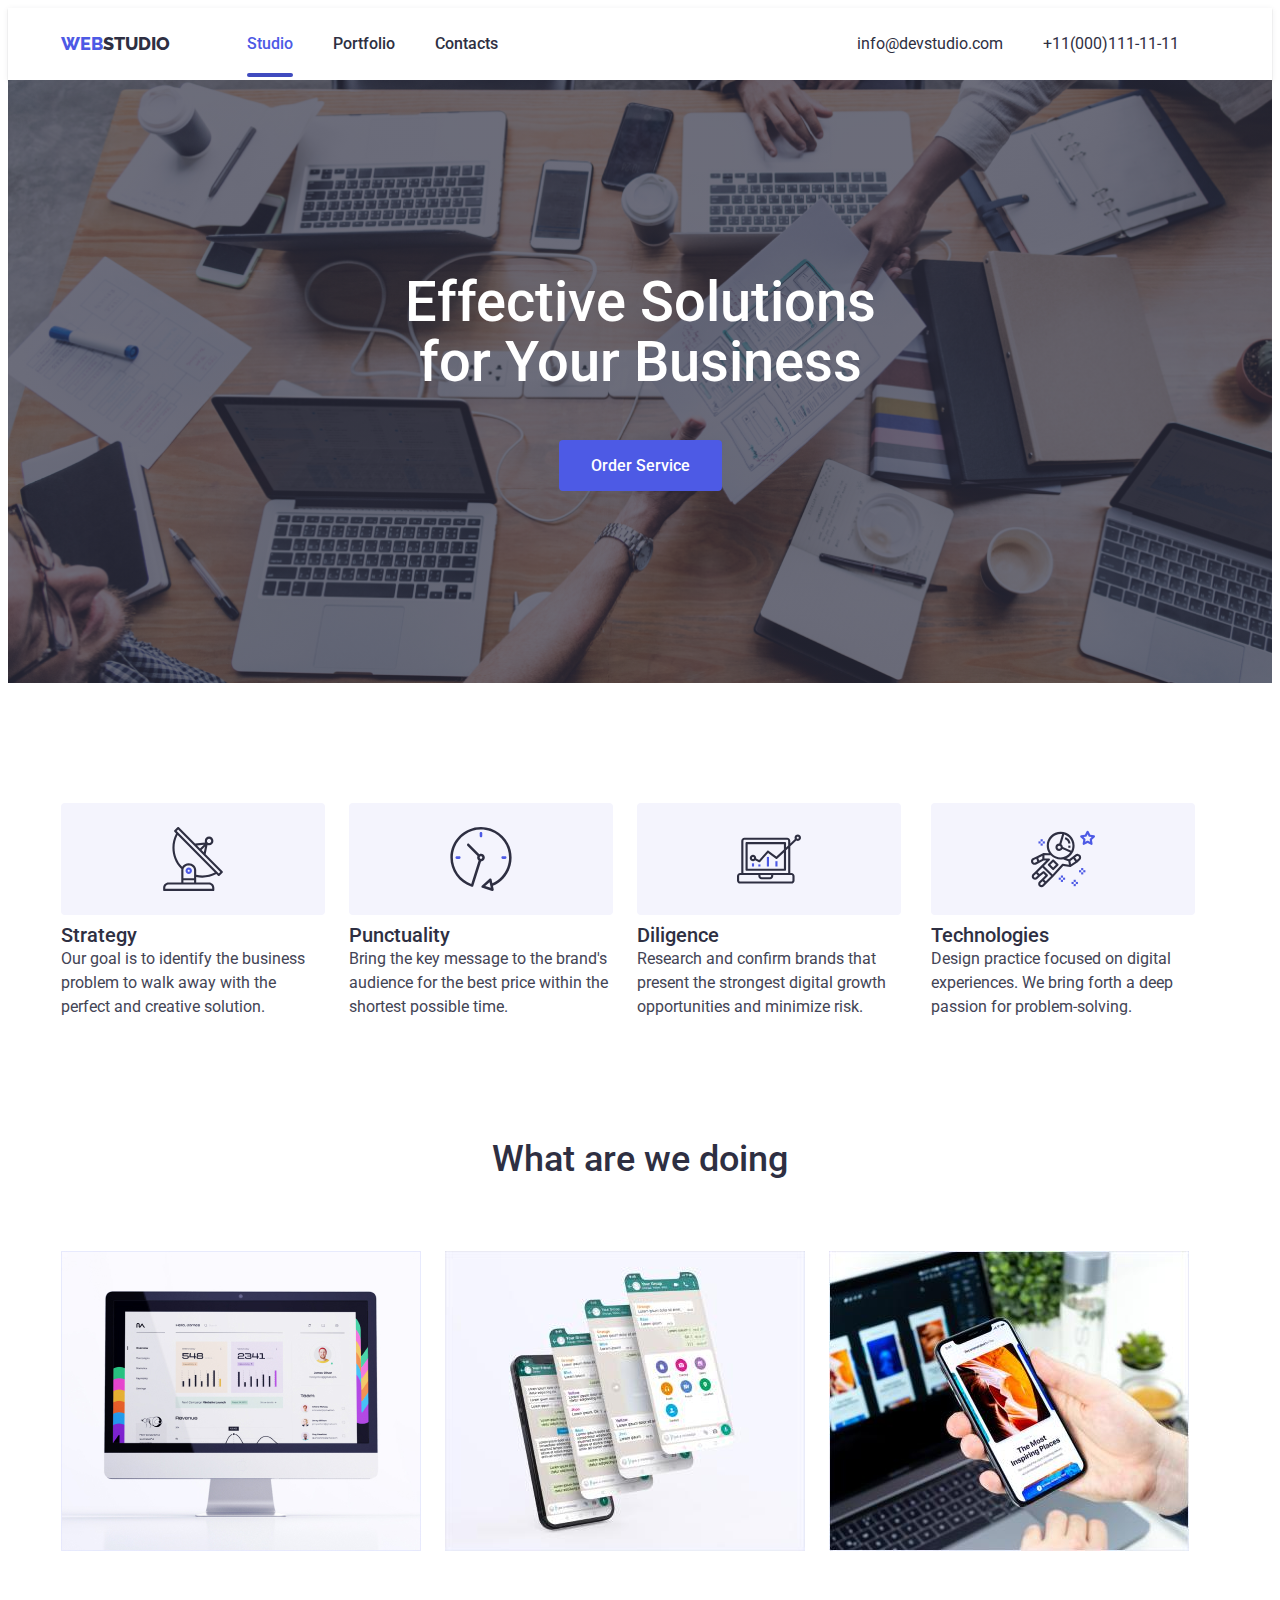
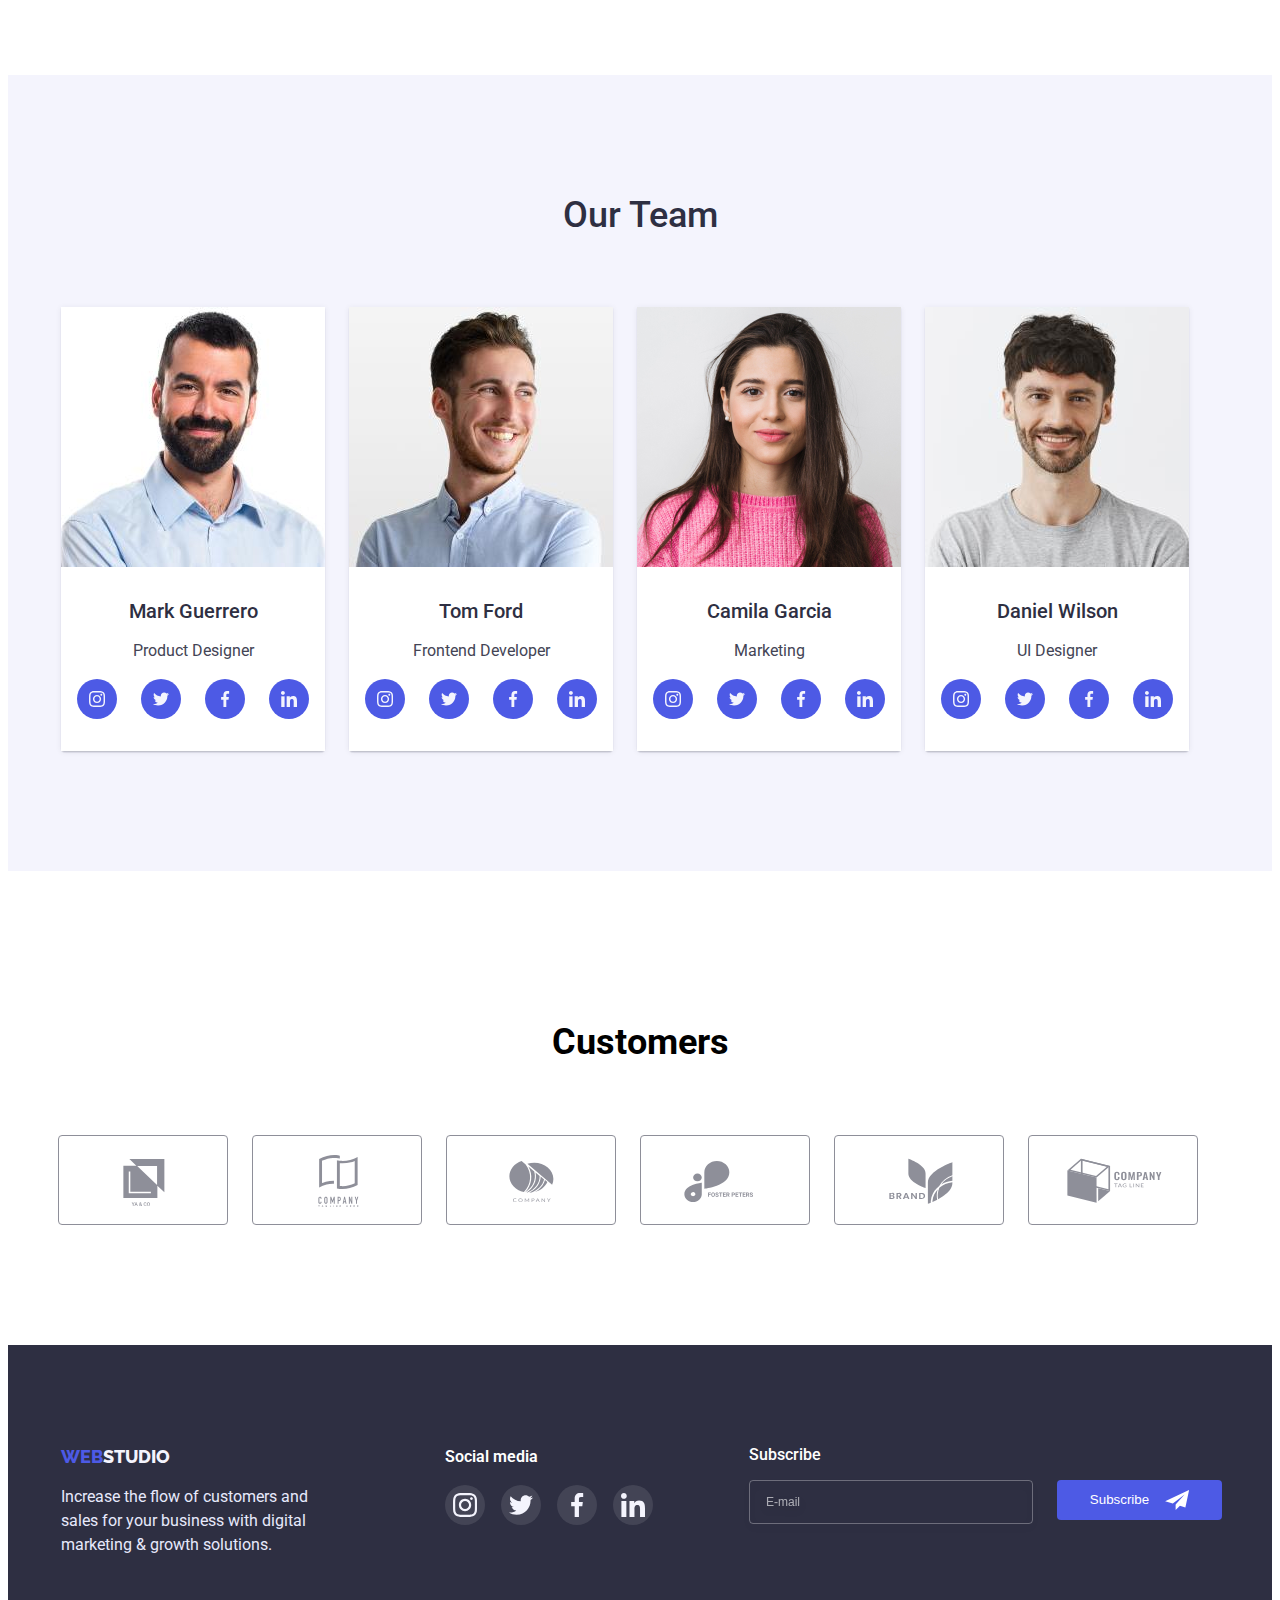
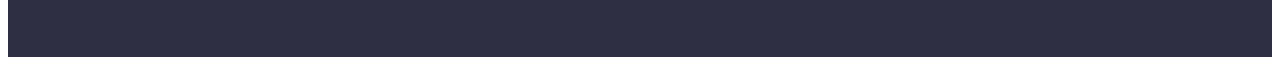
<file: index.html>
<!DOCTYPE html>
<html lang="en">
<head>
    <meta charset="UTF-8">
    <meta http-equiv="X-UA-Compatible" content="IE=edge">
    <meta name="viewport" content="width=device-width, initial-scale=1.0">
    <title>module 1</title>

    <link rel="stylesheet" href="https://cdnjs.cloudflare.com/ajax/libs/modern-normalize/1.1.0/modern-normalize.min.css" integrity="sha512-wpPYUAdjBVSE4KJnH1VR1HeZfpl1ub8YT/NKx4PuQ5NmX2tKuGu6U/JRp5y+Y8XG2tV+wKQpNHVUX03MfMFn9Q==" crossorigin="anonymous" referrerpolicy="no-referrer" />
    <link rel="preconnect" href="https://fonts.googleapis.com">
    <link rel="preconnect" href="https://fonts.gstatic.com" crossorigin>
    <link href="https://fonts.googleapis.com/css2?family=Raleway:wght@800&family=Roboto:wght@400;500;700;900&display=swap" rel="stylesheet">
    <link rel="stylesheet" href="css/styles.css">
</head>
<body>
    <header class="top-line">
      <div class="container">
        <nav>
            <a class="header link" href="/"><span class="web">WEB</span>STUDIO</a>
            <ul class="header-nav">
                <li class="top-list"><a class="top link active" href="index.html">Studio</a></li>
                <li class="top-list"><a class="top link" href="portfolio.html">Portfolio</a></li>
                <li class="top-list"><a class="top link" href="">Contacts</a></li>
            </ul>
        </nav>
        <ul>
            <li class="header-list">
                <a class="contact link" href="mailto:info@devstudio.com">info@devstudio.com</a>
            </li>
            <li class="header-list">
                <a class="contact link" href="tel:+11(000)111-11-11">+11(000)111-11-11</a>
            </li>
        </ul>
      </div>
    </header>

    <main>
        <!--section 1-->
        <section class="section">
        <div class="container">
            <h1 class="section-text">Effective Solutions <br> for Your Business</h1>
            <button class="section-button"data-modal-open>Order Service</button>
        </div>
        </section>
        <!--section 2-->
        <section class="section-two-about">
            <!-- <h2>section 2</h2> -->
            <div class="container">
            <ul class="section-two">
                <li class="about style">
                    <div class="section-img"> 
                                <svg class="section-two-item">
                                    <use href="./img/section-2.svg#icon-antenna"></use>
                                </svg>
                    </div>   
                    <h3 class="text-top">Strategy</h3>
                    <p class="text">Our goal is to identify the business
                        problem to walk away with the perfect and creative solution. </p>
                </li>
                <li class="about style">
                    <div class="section-img">
                                <svg class="section-two-item">
                                    <use href="./img/section-2.svg#icon-clock"></use>
                                </svg>
                    </div>   
                    <h3 class="text-top">Punctuality</h3>
                    <p class="text">Bring the key message to the brand's audience for the best price within the shortest possible time.</p>
                </li>
                <li class="about style">
                    <div class="section-img">
                                <svg class="section-two-item">
                                    <use href="./img/section-2.svg#icon-diagram"></use>
                                </svg>
                    </div>   
                    <h3 class="text-top">Diligence</h3>
                    <p class="text">Research and confirm brands that present the strongest digital growth opportunities and minimize risk.</p>

                </li>
                <li class="about style">
                    <div class="section-img">
                                <svg class="section-two-item">
                                    <use href="./img/section-2.svg#icon-astronaut"></use>
                                </svg>
                    </div>   
                    <h3 class="text-top">Technologies</h3>
                    <p class="text">Design practice focused on digital experiences. We bring forth a deep passion for problem-solving.</p>
                </li>
            </ul>
            </div>
        </section>
        <!--section 3-->
        <section class="section-three">
            <div class="container">
            <h2 class="photo-title">What are we doing</h2>
            <ul class="photo">
                <li class="style title">
                    <img width="360" height="300" src="./img/phohto-1.jpg" alt="computer">
                </li>
                <li class="style title">
                    <img width="360" height="300" src="./img/phonedispley.jpg" alt="phone displey">
                </li>
                <li class="style title">
                    <img width="360" height="300" src="./img/phoneinhand.jpg" alt="phone in hand">
                </li>
            </ul>
            </div>
        </section>
        <!--section 4-->
        <section class="section-four">
        <div class="container">
            <h2 class="team-title">Our Team</h2>
            <ul class="team">
                <li class="style photo-team">
                    <img class="section-four-photo" width="264" height="260" src="./img/men1.jpg" alt="men">
                <div class="photo-color">
                    <h3 class="team-text">Mark Guerrero</h3>
                    <p class="team-prof">Product Designer</p>
                    <ul class="team-soc-list">
                        <li class="team-soc-item">
                        <a href="#" class="team-icons-link instagram">
                            <svg class="team-link">
                                <use href="./img/icons-team.svg#icon-instagram"></use>
                            </svg>
                        </a>
                        </li>
                        <li class="team-soc-item">
                        <a href="#" class="team-icons-link twitter">
                            <svg class="team-link">
                                <use href="./img/icons-team.svg#icon-twitter"></use> 
                            </svg>    
                        </a>
                        </li>
                        <li class="team-soc-item">
                        <a href="#"class="team-icons-link facebook ">
                            <svg class="team-link">
                                <use href="./img/icons-team.svg#icon-facebook"></use>
                            </svg>
                        </a>
                        </li>
                        <li class="team-soc-item">
                            <a href="#"class="team-icons-link linkedin">
                                <svg class="team-link">
                                    <use href="./img/icons-team.svg#icon-linkedin"></use>
                                </svg>      
                            </a>
                        </li>
                        
                    </ul>
                </div>
                </li>

                <li class="style photo-team">
                    <img class="section-four-photo" width="264" height="260" src="./img/men2.jpg" alt="men">
                <div class="photo-color">
                    <h3 class="team-text">Tom Ford</h3>
                    <p class="team-prof">Frontend Developer</p>
                    <ul class="team-soc-list">
                        <li class="team-soc-item">
                        <a href="#" class="team-icons-link instagram">
                            <svg class="team-link">
                                <use href="./img/icons-team.svg#icon-instagram"></use>
                            </svg>
                        </a>
                        </li>
                        <li class="team-soc-item">
                        <a href="#" class="team-icons-link twitter">
                            <svg class="team-link">
                                <use href="./img/icons-team.svg#icon-twitter"></use> 
                            </svg>    
                        </a>
                        </li>
                        <li class="team-soc-item">
                        <a href="#"class="team-icons-link facebook ">
                            <svg class="team-link">
                                <use href="./img/icons-team.svg#icon-facebook"></use>
                            </svg>
                        </a>
                        </li>
                        <li class="team-soc-item">
                            <a href="#"class="team-icons-link linkedin">
                                <svg class="team-link">
                                    <use href="./img/icons-team.svg#icon-linkedin"></use>
                                </svg>      
                            </a>
                        </li>
                        
                    </ul>
                </div>
                </li>
                <li class="style photo-team">
                    <img class="section-four-photo" width="264" height="260" src="./img/photo-6.jpg" alt="women">
                <div class="photo-color">
                    <h3 class="team-text">Camila Garcia</h3>
                    <p class="team-prof">Marketing</p>
                    <ul class="team-soc-list">
                        <li class="team-soc-item">
                        <a href="#" class="team-icons-link instagram">
                            <svg class="team-link">
                                <use href="./img/icons-team.svg#icon-instagram"></use>
                            </svg>
                        </a>
                        </li>
                        <li class="team-soc-item">
                        <a href="#" class="team-icons-link twitter">
                            <svg class="team-link">
                                <use href="./img/icons-team.svg#icon-twitter"></use> 
                            </svg>    
                        </a>
                        </li>
                        <li class="team-soc-item">
                        <a href="#"class="team-icons-link facebook ">
                            <svg class="team-link">
                                <use href="./img/icons-team.svg#icon-facebook"></use>
                            </svg>
                        </a>
                        </li>
                        <li class="team-soc-item">
                            <a href="#"class="team-icons-link linkedin">
                                <svg class="team-link">
                                    <use href="./img/icons-team.svg#icon-linkedin"></use>
                                </svg>      
                            </a>
                        </li>
                        
                    </ul>
                </div>
                </li>
                <li class="style photo-team">
                    <img class="section-four-photo" width="264" height="260" src="./img/men3.jpg" alt="men">
                <div class="photo-color">
                    <h3 class="team-text">Daniel Wilson</h3>
                    <p class="team-prof">UI Designer</p>
                    <ul class="team-soc-list">
                        <li class="team-soc-item">
                        <a href="#" class="team-icons-link instagram">
                            <svg class="team-link">
                                <use href="./img/icons-team.svg#icon-instagram"></use>
                            </svg>
                        </a>
                        </li>
                        <li class="team-soc-item">
                        <a href="#" class="team-icons-link twitter">
                            <svg class="team-link">
                                <use href="./img/icons-team.svg#icon-twitter"></use> 
                            </svg>    
                        </a>
                        </li>
                        <li class="team-soc-item">
                        <a href="#"class="team-icons-link facebook ">
                            <svg class="team-link">
                                <use href="./img/icons-team.svg#icon-facebook"></use>
                            </svg>
                        </a>
                        </li>
                        <li class="team-soc-item">
                            <a href="#"class="team-icons-link linkedin">
                                <svg class="team-link">
                                    <use href="./img/icons-team.svg#icon-linkedin"></use>
                                </svg>      
                            </a>
                        </li>
                        
                    </ul>
                </div>
                </li>
            </ul>
        </div>


        </section>
        <!--customers-->
        <section class="customers">
            <h2 class="customers-text">Customers</h2>
            <ul class="customers-list">
                <li class="customers-item">
                    <a class="customers-color" href="#">
                    <svg class="customers-link">
                        <use href="./img/customers-logo.svg#icon-logo-one"></use>
                    </svg>
                </a>
                </li>
                <li class="customers-item">
                    <a class="customers-color" href="#">
                    <svg class="customers-link">
                        <use href="./img/customers-logo.svg#icon-logo-two"></use>
                   </svg>
                </a>
                </li>
                <li class="customers-item">
                    <a class="customers-color" href="#">
                    <svg class="customers-link">
                        <use href="img/./customers-logo.svg#icon-logo-three"></use>
                    </svg>
                </a>
                </li>
                <li class="customers-item">
                    <a class="customers-color" href="#">
                    <svg class="customers-link">
                        <use href="./img/customers-logo.svg#icon-logo-four"></use>
                    </svg>
                </a>
                </li>
                <li class="customers-item">
                    <a class="customers-color" href="#">
                    <svg class="customers-link">
                        <use href="img/./customers-logo.svg#icon-logo-five"></use>
                    </svg>
                </a>
                </li>
                <li class="customers-item">
                    <a class="customers-color" href="#">
                    <svg class="customers-link">
                        <use href="img/customers-logo.svg#icon-logo-six"></use>
                    </svg>
                </a>
                </li>
            </ul>
        </section>
    </main>

    <footer class="logo">
    <div class="container footer">
        <div>
        <a class="footer-logo link" href="/"><span class="footer-web">WEB</span>STUDIO</a> 
        <p class="footer-info">Increase the flow of customers and sales for your business with digital marketing & growth solutions.</p>
        </div>
        <div class="footer-soc-media">
        <p class="social">Social media</p>
        <ul class="footer-soc-item">
            <li class="footer-link">
                <a class="footer-soc-link" href="#">
                <svg class="footer-soc-list">
                    <use href="./img/icons-team.svg#icon-instagram"></use>
                </svg>
            </a>
            </li>
            <li class="footer-link">
                <a class="footer-soc-link" href="#">
                <svg class="footer-soc-list">
                    <use href="./img/icons-team.svg#icon-twitter"></use>
                </svg>
            </a>
            </li>
            <li class="footer-link">
                <a class="footer-soc-link" href="#">
                <svg class="footer-soc-list">
                    <use href="./img/icons-team.svg#icon-facebook"></use>   
                </svg>
                </a>
            </li>
            <li class="footer-link">
                <a class="footer-soc-link" href="#">
                <svg class="footer-soc-list">
                    <use href="./img/icons-team.svg#icon-linkedin"></use>
                </svg>
                </a>
            </li>
        </ul>
        </div>
        <div class="subscribe">
            <p class="subscribe-text">Subscribe</p>
        <form class="footer-form">
              <input class="footer-input"
              type="text"
               name="footer-input" 
               placeholder="E-mail">
               <button type="submit"
                class="footer-btn">
                Subscribe
                <svg class="footer-icon">
                    <use href="./img/icon-send.svg#icon-icon-send"></use>
                </svg>
               </button>
        </form> 
        </div>
    </div>    
    </footer>

    <!--Modal-->

    <div class="modal-back is-hidden" data-modal>
        <div class="modal">
           <button class="modal-btn" data-modal-close>
              <svg class="modal-icon" width="8px" height="8px" >
                 <use href="./img/icons-team.svg#icon-icon-close"></use>
              </svg>
           </button>
           <p class="modal-text">Leave your contacts and we will call you back</p>
           <form class="modal-form" name="modal_form" > 
            <label class="modal-label">
                <span class="modal-label-name">Name</span>
                <div class="modal-img-section">
                <input class="modal-input" type="text"/>
                <svg class="modal-img">
                  <use href="./img/icon-modul.svg#icon-person"></use>      
                </svg>
                </div>
            </label>
            <label class="modal-label">
                <span class="modal-label-name">Phone</span>
                <div class="modal-img-section">
                <input class="modal-input" type="text"/>
                <svg class="modal-img">
                  <use href="./img/icon-modul.svg#icon-phone"></use>      
                </svg>
                </div>
            </label>
            <label class="modal-label">
                <span class="modal-label-name">Email</span>
                <div class="modal-img-section">
                <input class="modal-input" type="text"/>
                <svg class="modal-img">
                  <use href="./img/icon-modul.svg#icon-email"></use>      
                </svg>
                </div>
            </label>
            <label class="modal-label">
                <span class="modal-label-name">Comment</span>
                <textarea class="modal-user-comment"
                    name="user-comment"
                    placeholder="Text input"></textarea>
            </label>
            <label for="modal-checkbox" class="modal-checkbox-text">
                <input class="checkbox-input visually-hidden"
                id="modal-checkbox" 
                type="checkbox">
                <span class="checkbox-text">
                    <svg class="checkbox-img">
                        <use href="./img/icon-click.svg#icon-icon-click"></use>
                    </svg>
                </span>
                    I accept the terms and conditions of the&nbsp;<a class="privacy-policy-link" href="">Privacy Policy</a>
            </label>
            <button type="submit" class="btn-send">Send</button>
            </form>
        </div>
    </div>
    <script src="./js/modal.js"></script>

</body>
</html>
</file>
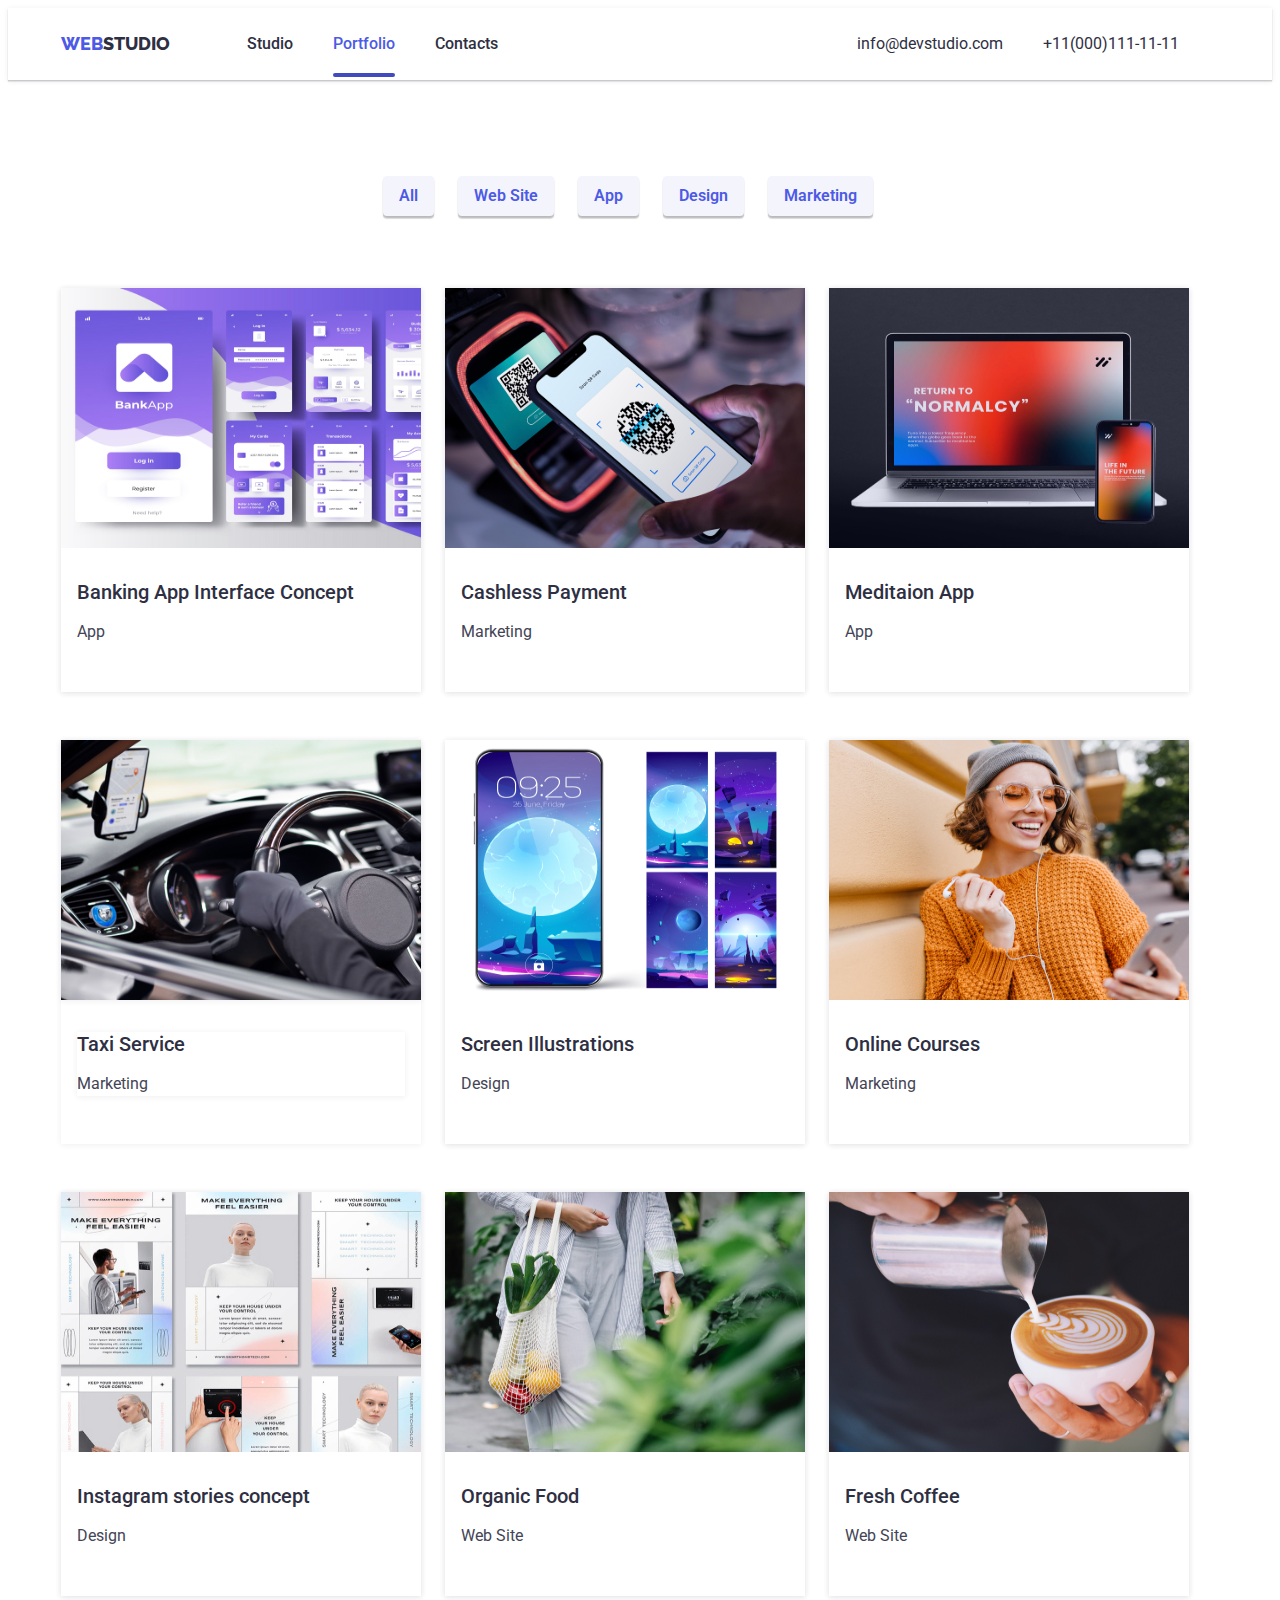
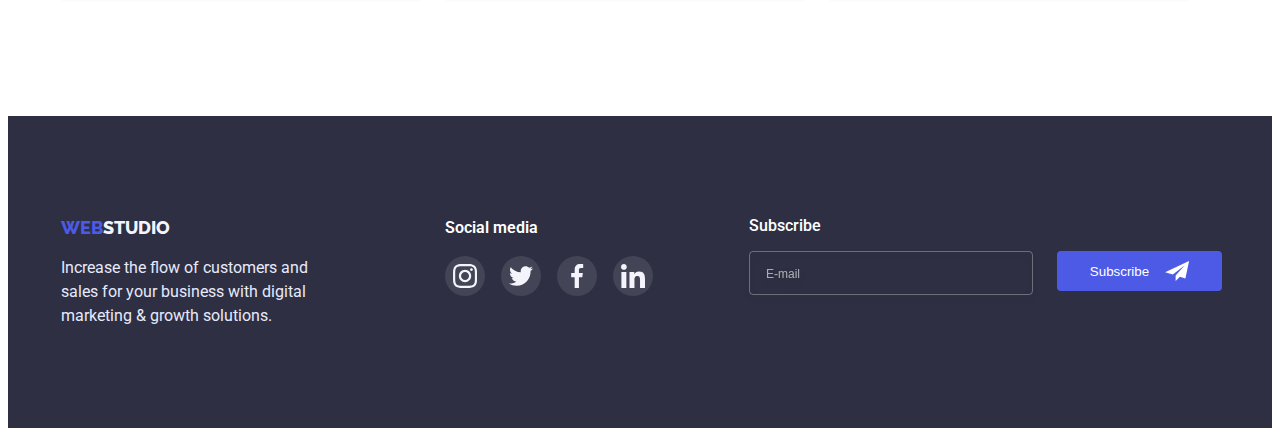
<file: portfolio.html>
<!DOCTYPE html>
<html lang="en">
<head>
    <meta charset="UTF-8">
    <meta http-equiv="X-UA-Compatible" content="IE=edge">
    <meta name="viewport" content="width=device-width, initial-scale=1.0">
    <title>module 2</title>

    <link rel="stylesheet" href="https://cdnjs.cloudflare.com/ajax/libs/modern-normalize/1.1.0/modern-normalize.min.css" integrity="sha512-wpPYUAdjBVSE4KJnH1VR1HeZfpl1ub8YT/NKx4PuQ5NmX2tKuGu6U/JRp5y+Y8XG2tV+wKQpNHVUX03MfMFn9Q==" crossorigin="anonymous" referrerpolicy="no-referrer" />
    <link rel="preconnect" href="https://fonts.googleapis.com">
    <link rel="preconnect" href="https://fonts.gstatic.com" crossorigin>
    <link href="https://fonts.googleapis.com/css2?family=Raleway:wght@800&family=Roboto:wght@400;500;700;900&display=swap" rel="stylesheet">
    <link rel="stylesheet" href="./css/styles.css">

</head>
<body class="body">
    <header class="top-line">
        <div class="container">
        <nav>
            <a class="header link" href="/"><span class="web">WEB</span>STUDIO</a>
            <ul>
                <li class="style top-list">
                    <a class="top link" href="index.html">Studio</a>
                </li>
                <li class="style top-list">
                    <a class="top link active" href="portfolio.html">Portfolio</a>
                </li>
                <li class="style top-list">
                    <a class="top link" href="">Contacts</a>
                </li>
            </ul>
        </nav>
        <ul>
            <li class="style header-list">
                <a class="contact link" href="mailto:info@devstudio.com">info@devstudio.com</a>
            </li>
            <li class="style header-list">
                <a class="contact link" href="tel:+11(000)111-11-11">+11(000)111-11-11</a>
            </li>
        </ul>
        </div>
    </header>
    <main>
        <!--section 1-->
        <section class="portfolio">
            <div class="container">
        <ul class="portfolio-btn">
            <li class="style portfolio-btn-list">
                <button class="btn">All</button>
            </li>
            <li class="style portfolio-btn-list">
                <button class="btn">Web Site</button>
            </li>
            <li class="style portfolio-btn-list">
                <button class="btn">App</button>
            </li>
            <li class="style portfolio-btn-list">
                <button class="btn">Design</button>
            </li>
            <li class="style portfolio-btn-list">
                <button class="btn">Marketing</button> 
            </li>
        </ul>
            <ul class="portfolio-photo">
                <li class="style section-portfolio-photo">
                    <a class="portfolio-link link" href="">
                    <div class="portfolio-overlay">
                     <img class="portfolio-img" width="360" height="260" src="./img/portfolio/bankingappinterfaceconcept.jpg" alt="banking app interfaceconcept">
                     <p class="portfolio-photo-text">14 Stylish and User-Friendly App Design Concepts · Task Manager App · Calorie Tracker App · Exotic Fruit Ecommerce App · Cloud Storage App</p>   
                    </div>
                    <div class="portfolio-text">
                    <h2 class="discription">Banking App Interface Concept</h2>
                    <p class="discription-text">App</p>
                    </div>
                    </a>
                </li>
                <li class="style section-portfolio-photo">
                    <a class="portfolio-link link" href="">
                    <div class="portfolio-overlay">
                    <img class="portfolio-img" width="360" height="260" src="./img/portfolio/cashlesspayment.jpg" alt="cashless payment">
                    <p class="portfolio-photo-text">14 Stylish and User-Friendly App Design Concepts · Task Manager App · Calorie Tracker App · Exotic Fruit Ecommerce App · Cloud Storage App</p>
                    </div>
                    <div class="portfolio-text">
                    <h2 class="discription">Cashless Payment</h2>
                    <p class="discription-text">Marketing</p>
                    </div>
                    </a>
                </li>
                <li class="style section-portfolio-photo">
                    <a class="portfolio-link link" href="">
                    <div class="portfolio-overlay">
                    <img class="portfolio-img" width="360" height="260" src="./img/portfolio/meditationapp.jpg" alt="meditation app">
                    <p class="portfolio-photo-text">14 Stylish and User-Friendly App Design Concepts · Task Manager App · Calorie Tracker App · Exotic Fruit Ecommerce App · Cloud Storage App</p>
                    </div>
                    <div class="portfolio-text">
                    <h2 class="discription">Meditaion App</h2>
                    <p class="discription-text">App</p>
                    </div>
                    </a>
                </li>
                <li class="style section-portfolio-photo">
                    <a class="portfolio-link link" href="">
                        <div class="portfolio-overlay">
                    <img class="portfolio-img" width="360" height="260" src="./img/portfolio/taxiservice.jpg" alt="taxi service">
                    <p class="portfolio-photo-text">14 Stylish and User-Friendly App Design Concepts · Task Manager App · Calorie Tracker App · Exotic Fruit Ecommerce App · Cloud Storage App</p>
                    </div>
                    <div class="portfolio-text">
                    <h2 class="discription">Taxi Service</h2>
                    <p class="discription-text">Marketing</p>
                    </a>
                    </div>
                </li>
                <li class="style section-portfolio-photo">
                    <a class="portfolio-link link" href="">
                    <div class="portfolio-overlay">
                    <img class="portfolio-img" width="360" height="260" src="./img/portfolio/screenillustration.jpg" alt="screen illustration">
                    <p class="portfolio-photo-text">14 Stylish and User-Friendly App Design Concepts · Task Manager App · Calorie Tracker App · Exotic Fruit Ecommerce App · Cloud Storage App</p>
                    </div>
                    <div class="portfolio-text">
                    <h2 class="discription">Screen Illustrations</h2>
                    <p class="discription-text">Design</p>
                    </div>
                    </a>
                </li>
                <li class="style section-portfolio-photo">
                    <a class="portfolio-link link" href="">
                    <div class="portfolio-overlay">
                    <img class="portfolio-img" width="360" height="260" src="./img/portfolio/onlinecourses.jpg" alt="online courses">
                    <p class="portfolio-photo-text">14 Stylish and User-Friendly App Design Concepts · Task Manager App · Calorie Tracker App · Exotic Fruit Ecommerce App · Cloud Storage App</p>
                    </div>
                    <div class="portfolio-text">
                    <h2 class="discription">Online Courses</h2>
                    <p class="discription-text">Marketing</p>
                    </div>
                    </a>
                </li>
                <li class="style section-portfolio-photo">
                    <a class="portfolio-link link" href="">
                    <div class="portfolio-overlay">
                    <img class="portfolio-img" width="360" height="260" src="./img/portfolio/instagramstoriesconcept.jpg" alt="instagram stories concept">
                    <p class="portfolio-photo-text">14 Stylish and User-Friendly App Design Concepts · Task Manager App · Calorie Tracker App · Exotic Fruit Ecommerce App · Cloud Storage App</p>
                    </div>
                    <div class="portfolio-text">
                    <h2 class="discription">Instagram stories concept</h2>
                    <p class="discription-text">Design</p>
                    </div>
                    </a>
                </li>
                <li class="style section-portfolio-photo">
                    <a class="portfolio-link link" href="">
                    <div class="portfolio-overlay">
                    <img class="portfolio-img" width="360" height="260" src="./img/portfolio/organicfood.jpg" alt="organic food">
                    <p class="portfolio-photo-text">14 Stylish and User-Friendly App Design Concepts · Task Manager App · Calorie Tracker App · Exotic Fruit Ecommerce App · Cloud Storage App</p>
                    </div>
                    <div class="portfolio-text">
                    <h2 class="discription">Organic Food</h2>
                    <p class="discription-text">Web Site</p>
                    </div>
                    </a>
                </li>
                <li class="style section-portfolio-photo">
                    <a class="portfolio-link link" href="">
                        <div class="portfolio-overlay">
                    <img class="portfolio-img" width="360" height="260" src="./img/portfolio/freshcoffe.jpg" alt="fresh coffe">
                    <p class="portfolio-photo-text">14 Stylish and User-Friendly App Design Concepts · Task Manager App · Calorie Tracker App · Exotic Fruit Ecommerce App · Cloud Storage App</p>
                </div>
                    <div class="portfolio-text">
                    <h2 class="discription">Fresh Coffee</h2>
                    <p class="discription-text">Web Site</p>
                    </div>
                    </a>
                </li>
            </ul>
        </div>
        </section>       
    </main>
    <footer class="logo">
        <div class="container footer">
            <div>
        <a class="footer-logo link" href="/"><span class="footer-web">WEB</span>STUDIO</a> 
        <p class="footer-info">Increase the flow of customers and sales for your business with digital marketing & growth solutions.</p>
           </div>
        <div class="footer-soc-media">
            <h4 class="social" >Social media</h4>
            <ul class="footer-soc-item">
                <li class="footer-link">
                    <a class="footer-soc-link" href="#">
                    <svg class="footer-soc-list">
                        <use href="./img/icons-team.svg#icon-instagram"></use>
                    </svg>
                </a>
                </li>
                <li class="footer-link">
                    <a class="footer-soc-link" href="#">
                    <svg class="footer-soc-list">
                        <use href="./img/icons-team.svg#icon-twitter"></use>
                    </svg>
                </a>
                </li>
                <li class="footer-link">
                    <a class="footer-soc-link" href="#">
                    <svg class="footer-soc-list">
                        <use href="./img/icons-team.svg#icon-facebook"></use>   
                    </svg>
                    </a>
                </li>
                <li class="footer-link">
                    <a class="footer-soc-link" href="#">
                    <svg class="footer-soc-list">
                        <use href="./img/icons-team.svg#icon-linkedin"></use>
                    </svg>
                    </a>
                </li>
            </ul>
            </div> 
            <div class="subscribe">
                <p class="subscribe-text">Subscribe</p>
            <form class="footer-form">
                  <input class="footer-input"
                  type="text"
                   name="footer-input" 
                   placeholder="E-mail">
                   <button type="submit"
                    class="footer-btn">
                    Subscribe
                    <svg class="footer-icon">
                        <use href="./img/icon-send.svg#icon-icon-send"></use>
                    </svg>
                   </button>
            </form> 
            </div>
        </div>    
    </footer>
</body>
</file>
<file: css/styles.css>
:root{
    --white-color:#FFFFFF;
    --gray-color:#2E2F42;
    --blue-color: #4D5AE5;
    --bage-color: #E7E9FC;
    --overlay-time: 250ms cubic-bezier(0.4, 0, 0.2, 1);
}

body{
    font-family:Roboto, sans-serif;
    background: var(--white-color);
 }
 ul { 
    list-style: none; 
    padding-left: 0; 
    margin: 0; 
}


others{
   --modal-indx: 1000;  
}
.visually-hidden{
   position: absolute;
   width: 1px;
   height: 1px;
   margin: -1px;
   padding: 0;
   overflow: hidden;
   border: 0;
   clip: rect(0 0 0 0);
}
 


 .container{
  max-width: 1158px;
  margin: 0 auto;
  padding-right: 15px;
  padding-left: 15px;
 }
 .top-line{
   box-shadow: 0px 2px 1px rgb(46 47 66 / 8%), 0px 1px 1px rgb(46 47 66 / 16%), 0px 1px 6px rgb(46 47 66 / 8%);
 }
 
 .top-line .container{
    display: flex;
    align-items: center;
    justify-content: space-between;
 }
 .top-line nav,
.top-line ul{
    display: flex;
    align-items: center;
}


.header{
font-family: Raleway, sans-serif;
font-weight: 800;
font-size: 18px;
line-height: calc(24 / 18);
color: var(--gray-color) ;
padding-top: 24px;
    padding-bottom: 24px;
    margin-right: 77px;
 }
 .header-nav{
    margin: 0;
    padding: 0;
 }
.web{
    font-family: Raleway, sans-serif;
font-weight: 800;
font-size: 18px;
line-height: calc(24 / 18) ;
color: var(--blue-color);
}
.top-list{
    margin-right: 40px;
    list-style: none;
}
.top-list :last-child{
    margin: 0;
}
.top{
list-style: none;
font-weight: 500;
font-size: 16px;
line-height: calc(24 / 16);
color:var(--gray-color);
padding-bottom: 24px;
transition: color var(--overlay-time);
}
.top:hover{
color: #434455;
}
.top:focus{
color:var(--blue-color);   
}

.header-list{
    margin-right: 40px;
    list-style: none;
}
.header-list :last-child{
    margin-right: 0;
}
.contact{
    margin-right: 40px;
    padding-top: 24px;
    padding-bottom: 24px;
    list-style: none;
color: var(--gray-color);
font-size: 16px;
transition: var(--overlay-time);
line-height: calc(24 / 16)

}

.contact:hover{
    color: #4D5AE5;
}
.contact:focus{
    color: var(--blue-color);
}
.link{
    text-decoration: none;
}
.top.active{
   position: relative;
   color: var(--blue-color);
}

.top.active::after{
   position: absolute;
   content:'';
   display: block;
   width: 100%;
   height: 4px;
   left: 0;
   bottom: 0;
   background: #404BBF;
   border-radius: 2px;
}


/*HERO*/
.section{
   max-width: 1440px;
   background:var(--gray-color);
background-image:linear-gradient(rgba(46,47,66,0.7),rgba(46, 47, 66, 0.7)),url(../img/background/header-people-office.jpg);
background-size: cover;
margin: 0 auto;
padding-top: 192px;
padding-bottom: 192px


}

.section-text{
color: var(--white-color);
font-weight: 500;
font-size: 56px;
line-height:calc(60/56);
text-align: center;
margin: 0;

 }
 .section-button{
font-family: inherit;
font-weight: 500;
font-size: 16px;
line-height: calc(19/16);
background: var(--blue-color);
color: var(--white-color);
cursor: pointer;
padding: 16px 32px;
margin: 48px auto 0;
display: block;
border: none;
border-radius: 4px;
transition: color var(--overlay-time);

 }
 .section-button:hover{
    background: var(--blue-color);
 }
 .section-button:focus{
    color: var(--white-color);
    background: #404BBF;
 }


 /*SECTION-2*/
 .section-two-about .container{
    display: flex;
    align-items: center;
 }

 .section-two{
    display: flex;
    padding: 0;
    margin: 0;
 }
 .section-two-about{
    padding-top: 120px;
    padding-bottom: 120px;
 }
 .about{
    margin-right: 24px;
 }
 .about :last-child{
margin-right: 0px;
 }
 
 .text-top{
   font-weight: 500;
font-size: 20px;
line-height: calc(24/20);
color: var(--gray-color);
margin: 0;
padding: 0;
 }
 .text{
font-size: 16px;
line-height:calc(24/16);
color: #434455;
margin: 0;
padding: 0;
 }
 .section-img{
width: 264px;
height: 112px;
background-color: #F4F4FD;
margin-bottom: 8px;
border-radius: 4px;
display: flex;
align-items: center;
justify-content: center;
 }
 
 .section-item{
   margin: 0;
   padding: 0;
   padding: 24px 100px;
   transition: color var(--overlay-time);  
 }

 .section-item :hover{
   
 }
 
 .section-two-item{
width: 64px;
height:64px;
 }


 /*Section 3 */
 .section-three{
    padding-bottom: 120px;
 }

 .photo{
    display: flex;
 margin: 0;
 }
 .title{
    margin-right: 24px;
    display: block;
    transition: border var(--overlay-time), color var(--overlay-time);
 }
 .title :hover{
   box-shadow: 0px 1px 6px rgba(46, 47, 66, 0.08), 0px 1px 1px rgba(46, 47, 66, 0.16), 0px 2px 1px rgba(46, 47, 66, 0.08);
border-radius: 0px 0px 4px 4px;
 }
 .title :last-child{
    margin-right: 0;
 }

 .photo-title{
    text-align: center;
    font-weight: 500;
font-size: 36px;
line-height: calc(40/36);
color: var(--gray-color);
text-align: center; 
margin: 0;
margin-bottom: 72px;

 }


 /*SECTION 4*/
 .section-four{
    background: #F4F4FD;
    padding-top: 120px;
    padding-bottom: 120px;
 }
 .section-four-photo{
   display: block;
 }

 .photo-team{
    display: block;
    margin-right: 24px;
    box-shadow: 0px 1px 6px rgba(46, 47, 66, 0.08), 0px 1px 1px rgba(46, 47, 66, 0.16), 0px 2px 1px rgba(46, 47, 66, 0.08);
border-radius: 0px 0px 4px 4px;
 }
 .photo-team :last-child{
    margin-right: 0;
 }


 .team-title{
font-weight: 500;
font-size: 36px;
line-height:calc(40/36) ;
color: var(--gray-color);
text-align: center;
margin: 0;
margin-bottom: 72px;
 }
 .team{
   background-color:  #F4F4FD;
   display: flex;
   margin: 0;

 }
 .team-text{
    font-weight: 500;
font-size: 20px;
line-height: calc(24/20);
color: var(--gray-color);
text-align: center;
margin: 0;
 }
 .team-prof{
font-size: 16px;
line-height: calc(24/16);
color: #434455;
text-align: center;
 }
 .photo-color{
    padding: 32px 16px;
    background: var(--white-color);
    display: block;


 }
 .team-soc-list{
   display: flex;
   align-items: center;
   margin: 0 auto;
 }
 .team-soc-item{
   width: 40px;
   height: 40px;
margin-right: 24px;
 }
 .team-soc-item :last-child{
margin-right: 0;
 }
 .team-icons-link{
   width: 100%;
   height: 100%;
   display: flex;
   align-items: center;
   justify-content: center;
   border-radius: 50%;
   background-color: #4D5AE5;
 }
 .team-link{
   width: 16px;
   height: 16px;
 }

/*CUSTOMERS*/
.customers{
   margin: 0;
   padding-top: 120px;
   padding-bottom: 120px;
}
.customers-text{
text-align: center;
font-weight: 700;
font-size: 36px;
line-height: 42px;
margin-bottom: 72px;
}

.customers-list{
   display: flex;
  margin: 0;
  padding: 0;
  justify-content: center;
}
.customers-item{ 
   width: 168px;
   height: 88px;
   margin-right: 24px; 
border-radius: 4px;
border: 1px solid #8E8F99;
}
.customers-item :last-child{
   margin-right: 0;
}

.customers-link{
   display: block;
width: 104px;
height: 56px;
}

.customers-color{
width: 100%;
height: 100%;
border-radius: 4px;
display: flex;
align-items: center;
justify-content: center;
color:  #8E8F99;
border:#8E8F99;
transition: color var(--overlay-time), border var(--overlay-time); 
}

.customers-color:hover{
   color: #4D5AE5;
   border: 1px solid #4D5AE5;
}
.customers-color:focus{
   color: #4D5AE5;
   border: 1px solid #4D5AE5;
}
  
.customers-link {
fill:currentColor;
}



/*FOOTER*/

 .logo{
background:  var(--gray-color);
padding-top: 100px;
padding-bottom: 100px;
 }
 .footer{
   display: flex;
 }

 .footer-logo{
    margin-bottom: 16px;
    display: block;
font-weight: 800;
font-size: 18px;
line-height: calc(21/18);
color: #F4F4FD;
font-family: Raleway, sans-serif

 }
 .footer-web{
font-weight: 800;
font-size: 18px;
line-height: calc(24 / 18) ;
color: var(--blue-color);;
font-family: Raleway, sans-serif

 }
 .footer-info{
font-size: 16px;
line-height: calc(24/16);
color: var(--bage-color);
width: 264px;
margin: 0;
 }
 .footer-soc-media{
   margin-left: 120px;
 }
 .social{
   font-weight: 600;
   font-size: 16px;
   line-height: 24px;
   margin: 0;
    margin-bottom: 16px;
    color: var(--white-color);
 }
 .footer-soc-item{
   display: flex;
   padding: 0;
   margin: 0;
 }
 .footer-soc-link{
   width: 100%;
   height: 100%;
   display: flex;
   align-items: center;
   justify-content: center;
    border-radius: 50%;
    background: rgba(255, 255, 255, 0.1);
 }
 .footer-link :hover{
   background: #31D0AA;
 }
 .footer-link :focus{
   background: #31D0AA;
 }
 .footer-soc-list{
   width: 24px;
    height: 24px;
   display: flex;
 }
 .footer-link{
   width: 40px;
   height: 40px;
margin: 0;
margin-right: 16px;
transition: color var(--overlay-time);
 }
 .footer-link :last-child{
   margin: 0;
 }

/*Subsribe*/


.subscribe{
   margin: 0;
   padding: 0;
   margin-left: 80px;
}
.subscribe-text{
   margin: 0;
   margin-bottom: 16px;
   font-weight: 500;
font-size: 16px;
color: #FFFFFF;
}
.footer-form{
   display: flex;
}
.footer-input{
   width: 264px;
   height: 40px;
   border: 1px solid rgba(255, 255, 255, 0.3);
filter: drop-shadow(0px 4px 4px rgba(0, 0, 0, 0.15));
border-radius: 4px;
outline: none;
color: var(--white-color);
background-color: transparent;
padding-left: 16px;
}

.footer-input::placeholder{
   font-weight: 500;
font-size: 12px;
line-height:24px;
align-items: center;
color: rgba(255, 255, 255, 0.6);
margin-left: 16px;
}
.footer-input:focus{
   border: 1px solid #4D5AE5;
border-radius: 4px;
}
.footer-input:hover{
   border: 1px solid #4D5AE5;
border-radius: 4px;
}

.footer-btn{
   width: 165px;
   height: 40px;
   display: flex;
flex-direction: row;
justify-content: center;
align-items: center;
padding: 8px 24px;
gap: 16px;
color: #FFFFFF;
background: #4D5AE5;
border-radius: 4px;
margin-left: 24px;
border: none;
cursor: pointer;
transition: background-color var(--overlay-time),
    box-shadow var(--overlay-time);
}
.footer-btn :hover{
   background: #404BBF;
box-shadow: 0px 4px 4px rgba(0, 0, 0, 0.15);
border-radius: 4px;
}
.footer-btn :focus{
   background: #404BBF;
box-shadow: 0px 4px 4px rgba(0, 0, 0, 0.15);
border-radius: 4px;
}
.footer-icon{
   width: 24px;
   height: 20px;
}



  /*--Modal--*/
  .modal-back{
   width: 100%;
   height: 100%;
  }


 /*PORTFOLIO*/

 .portfolio{
    padding-top: 96px;
    padding-bottom: 120px;
 }
 .portfolio-photo{
    display: flex;
    flex-wrap: wrap;
    padding: 0;
    margin: 0;
    gap: 48px 24px; 
 }
 
 .portfolio-btn{
    display: flex;
    margin-bottom:72px;
    justify-content: center;

 }
 .portfolio-btn-list{
    margin: 0;
    margin-right: 24px;
 }
 .portfolio-btn-list :last-child{
    margin-right: 0;
 }
 .portfolio-img{
    display: block;
 }
 .section-portfolio-photo{
   box-shadow: 0px 1px 6px rgba(46, 47, 66, 0.08);
   transition: var(--overlay-time);
 }
 .portfolio-link{
   display: block;
   box-shadow: 0px 1px 6px rgba(46, 47, 66, 0.08);
   position: relative;
   transition: color var(--overlay-time);
 }
 
.portfolio-link:hover{
   box-shadow: 0px 1px 6px rgba(46, 47, 66, 0.08), 0px 1px 1px rgba(46, 47, 66, 0.16), 0px 2px 1px rgba(46, 47, 66, 0.08); 
   
}
.portfolio-link :focus{
   box-shadow: 0px 1px 6px rgba(46, 47, 66, 0.08), 0px 1px 1px rgba(46, 47, 66, 0.16), 0px 2px 1px rgba(46, 47, 66, 0.08); 
}
 .portfolio-text{
    padding: 32px 16px;
    border-top: none;
 }
 
 .btn{
    color: var(--blue-color);
    font-family: inherit;
    background: #F4F4FD;
    cursor: pointer;
    font-weight: 600;
font-size: 16px;
line-height:calc(24 / 16);
padding: 8px 16px;
    display: block;
    border: none;
    box-shadow: 0px 3px 1px rgba(0, 0, 0, 0.1), 0px 2px 1px rgba(0, 0, 0, 0.08), 0px 2px 2px rgba(0, 0, 0, 0.12);
border-radius: 4px;
transition: color var(--overlay-time);
 }
 .btn:focus{
color: var(--white-color);
    background: var(--blue-color);
 }
 .btn:hover{
    color: var(--white-color);
    background: var(--blue-color);
 }
 .discription{
    font-weight: 500;
font-size: 20px;
line-height: calc(24/20);
color: var(--gray-color);
margin: 0;
 }
 .discription-text{
font-size: 16px;
line-height: calc(24/16);
color: #434455;
 }
.portfolio-overlay{
   position: relative;
    overflow: hidden;
}
.portfolio-photo-text{
   position: absolute;
width: 360px;
height: 300px;
left: 0px;
top: 0px;
color: #F4F4FD;
background : #4D5AE5;
transform: translate(0,100%);
margin: 0;
padding: 40px 32px 164px;

}

.section-portfolio-photo :hover .portfolio-photo-text{
  transform: translate(0 , 0);
 transition: transform 250ms cubic-bezier(0.4, 0, 0.2, 1);
}
.section-portfolio-photo :focus .portfolio-photo-text{
   transform: translate(0 , 0);
  transition: transform 250ms cubic-bezier(0.4, 0, 0.2, 1);
 }

 .style{
    list-style: none;
 }

 /*MODAL*/

 .modal-back{
   position: fixed;
    z-index: 100;
    top: 0;
    left: 0;
    width: 100%;
    height: 100%;
    background: rgba(46, 47, 66, 0.4);
    transition: opacity var(--overlay-time), visibility var(--overlay-time);
 }
 .modal-back.is-hidden{
   visibility: hidden;
   opacity: 0;
   pointer-events:none;
 }

 .modal{
   position: absolute;
    width: 408px;
    left: 50%;
    top: 88px;
    padding: 24px;
    padding-top: 72px;
    margin: 0;
    transform: translateX(-50%);
    background: #FCFCFC;
    box-shadow: 0px 1px 1px rgba(0, 0, 0, 0.14), 0px 1px 3px rgba(0, 0, 0, 0.12), 0px 2px 1px rgba(0, 0, 0, 0.2);
    border-radius: 4px;
 }
 .modal-btn{
   position: absolute;
   top: 24px;
   right: 24px;
   width: 24px;
height: 24px;
display: flex;
align-items: center;
justify-content: center;
background: #E7E9FC;
border: 1px solid rgba(0, 0, 0, 0.1);
border-radius: 50%;
cursor: pointer;
transition: color var(--overlay-time);
 }
 
 .modal-btn:hover{
   color: #FFFFFF;
   background-color: var(--blue-color);
   fill: currentColor;
}
.modal-btn:focus{
   color: #FFFFFF;
   background-color: var(--blue-color);
   fill: currentColor;
}
.modal-icon :hover{
   width: 8px;
   height: 8px;
   fill: currentColor;
 }
 
 
/*MODAL-CONTACT*/
.modal-text{
   text-align: center;
   font-weight: 500;
   margin: 0;
height: 24px;
color: #2E2F42;
}
.modal-form{
display: flex;
flex-direction: column;
}
.modal-label{
display: block;
margin-bottom: 8px;
}
.modal-input{
width: 100%;
height: 40px;
padding-left: 38px;
border: 1px solid rgba(33, 33, 33, 0.2);
border-radius: 4px;
transition: color var(--overlay-time),
border var(--overlay-time);
}
.modal-input:focus{
   outline: none;
   border: 1px solid #4D5AE5;
border-radius: 4px;
}
.modal-input:focus + .modal-img{
   fill: #4D5AE5;
}
.modal-label-name{
   font-weight: 500;
font-size: 12px;
line-height: 16px;
   color: #8E8F99;
   display: block;
   margin-bottom: 4px;
   
}
.modal-img-section{
position: relative;
}
.modal-img{
   position: absolute;
   display: block;
   transform: translateY(-50%);
   width: 18px;
height: 18px;
top: 50%;
left: 16px;
transition: color var(--overlay-time),
border var(--overlay-time);
}
.modal-user-comment{
   resize: none;
   width: 100%;
height: 120px;
border: 1px solid rgba(33, 33, 33, 0.2);
border-radius: 4px;
padding: 0;
padding-left: 16px;
padding-top: 8px;
transition: border var(--overlay-time);
}
.modal-user-comment::placeholder{
   font-weight: 500;
   font-size: 12px;
   line-height: 16px;
   color: rgba(117, 117, 117, 0.5);
   }
.modal-user-comment:focus{
border: 1px solid #4D5AE5;
border-radius: 4px;  
}

.checkbox-text{ 
   cursor: pointer;
    display: block;
    position: relative;
    border: 1.25px solid #2E2F42;
    border-radius: 2px;
    width: 16px;
    height: 16px;
    padding: 0;
    margin: 0;
    margin-right: 8px; 
}
.modal-checkbox-text{
   font-weight: 500;
font-size: 12px;
line-height: 16px;
color: #757575;
display: flex;

margin-bottom: 24px;
}
.checkbox-img{
   position: absolute;
   top: 50%;
   left: 2px;
   transform: translateY(-50%);
    width: 10px;
    height: 8px;
transition: background-color var(--overlay-time),
border var(--overlay-time);
    
}
.checkbox-input:checked + .checkbox-text{
   background: #404BBF;
   border: 1.25px solid #404BBF;
border-radius: 2px;
}

.btn-send{
   align-self: center;
   width: 169px;
height: 56px;
color: #FFFFFF;
background: #4D5AE5;
box-shadow: 0px 4px 4px rgba(0, 0, 0, 0.15);
border-radius: 4px;
cursor: pointer;
border: none;
padding: 0;
transition: background-color var(--overlay-time),
    box-shadow var(--overlay-time);
}
.btn-send :hover{
   background: #404BBF;
   box-shadow: 0px 4px 4px rgba(0, 0, 0, 0.15);
   border-radius: 4px;
}
.btn-send :focus{
   background: #404BBF;
   box-shadow: 0px 4px 4px rgba(0, 0, 0, 0.15);
   border-radius: 4px;
}
.privacy-policy-link{
   color: #4D5AE5;
}
</file>
